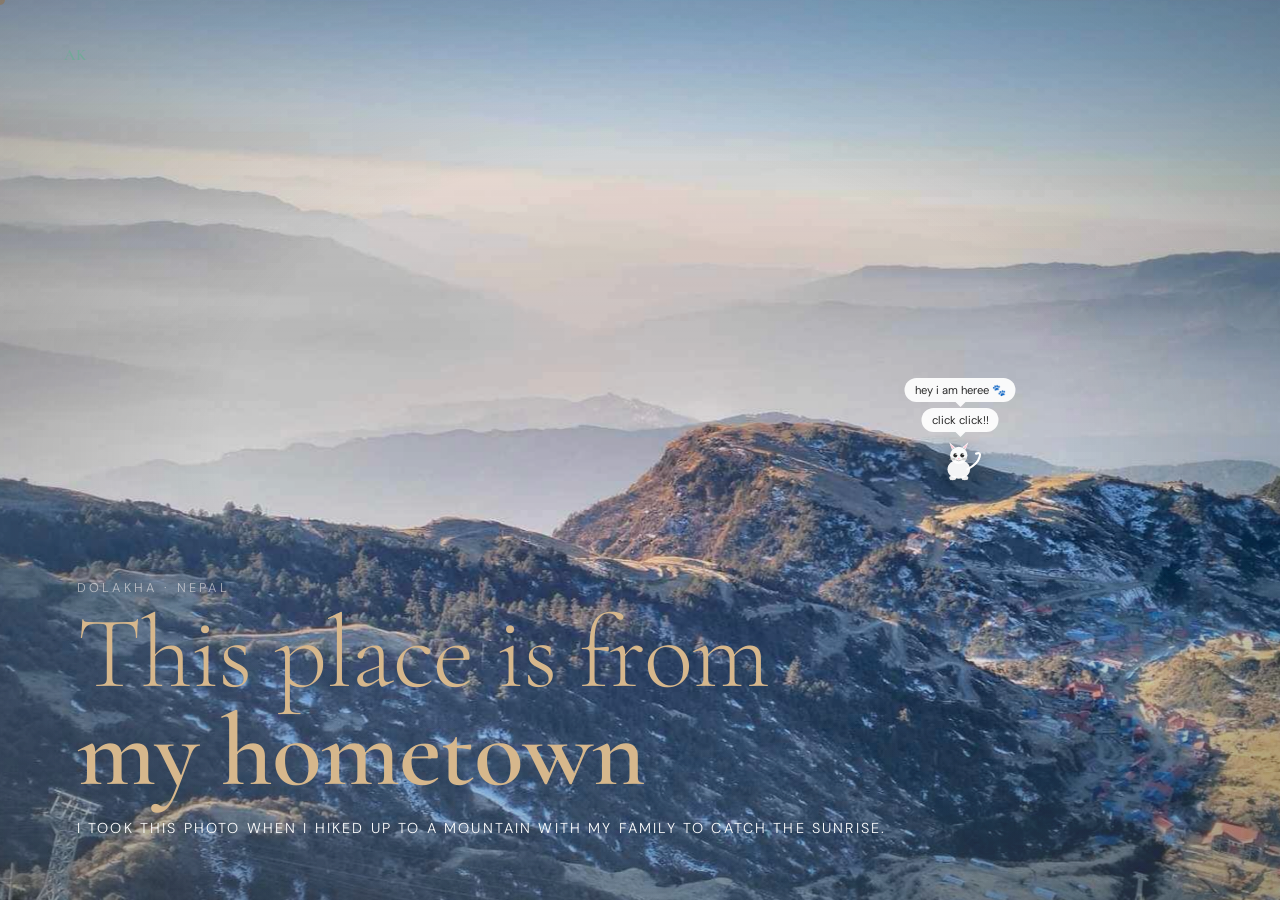
<file: index.html>
<!DOCTYPE html>
<html lang="en">
<head>
  <meta charset="UTF-8" />
  <meta name="viewport" content="width=device-width, initial-scale=1.0"/>
  <title>Aayusha Khadka</title>
  <link rel="stylesheet" href="css/styles.css" />
  <link href="https://fonts.googleapis.com/css2?family=Cormorant+Garamond:wght@300;400;600&family=DM+Sans:wght@300;400&display=swap" rel="stylesheet"/>
</head>
<body>

<div class="cursor" id="cursor"></div>
<div class="transition-overlay" id="overlay"></div>

<section class="hero" id="hero">
  <div class="layer layer-bg"       id="layerBg"></div>
  <div class="layer layer-mist"     id="layerMist"></div>
  <div class="layer layer-vignette" id="layerVig"></div>

  <div class="nav-logo">AK</div>

  <!-- CAT -->
  <div class="cat-wrapper" id="catWrapper">
    <div class="bubble">hey i am heree 🐾</div>
    <div class="bubble">click click!!</div>
    <svg class="cat" viewBox="0 0 60 60" fill="none" xmlns="http://www.w3.org/2000/svg">
      <path class="cat-tail" d="M38 36 Q50 30 52 22 Q54 16 48 18" stroke="white" stroke-width="2.5" stroke-linecap="round" fill="none"/>
      <ellipse cx="28" cy="36" rx="13" ry="11" fill="white" fill-opacity="0.95"/>
      <circle cx="28" cy="20" r="10" fill="white" fill-opacity="0.95"/>
      <polygon points="20,13 17,5 24,11" fill="white" fill-opacity="0.95"/>
      <polygon points="36,13 39,5 32,11" fill="white" fill-opacity="0.95"/>
      <polygon points="20,12 18,7 23,11" fill="#ffb5c8" fill-opacity="0.7"/>
      <polygon points="36,12 38,7 33,11" fill="#ffb5c8" fill-opacity="0.7"/>
      <ellipse cx="24" cy="20" rx="2.2" ry="2.5" fill="#2a2a2a"/>
      <ellipse cx="32" cy="20" rx="2.2" ry="2.5" fill="#2a2a2a"/>
      <circle cx="25" cy="19" r="0.7" fill="white"/>
      <circle cx="33" cy="19" r="0.7" fill="white"/>
      <ellipse cx="28" cy="24" rx="1.2" ry="0.8" fill="#ffb5c8"/>
      <path d="M25 25.5 Q28 27.5 31 25.5" stroke="#aaa" stroke-width="0.8" stroke-linecap="round" fill="none"/>
      <line x1="18" y1="23" x2="24" y2="24" stroke="#aaa" stroke-width="0.7"/>
      <line x1="17" y1="25" x2="24" y2="25" stroke="#aaa" stroke-width="0.7"/>
      <line x1="38" y1="23" x2="32" y2="24" stroke="#aaa" stroke-width="0.7"/>
      <line x1="39" y1="25" x2="32" y2="25" stroke="#aaa" stroke-width="0.7"/>
      <ellipse cx="21" cy="46" rx="4" ry="2.5" fill="white" fill-opacity="0.9"/>
      <ellipse cx="35" cy="46" rx="4" ry="2.5" fill="white" fill-opacity="0.9"/>
      <ellipse cx="19" cy="47.5" rx="1.2" ry="0.8" fill="#eee"/>
      <ellipse cx="21" cy="48" rx="1.2" ry="0.8" fill="#eee"/>
      <ellipse cx="23" cy="47.5" rx="1.2" ry="0.8" fill="#eee"/>
      <ellipse cx="33" cy="47.5" rx="1.2" ry="0.8" fill="#eee"/>
      <ellipse cx="35" cy="48" rx="1.2" ry="0.8" fill="#eee"/>
      <ellipse cx="37" cy="47.5" rx="1.2" ry="0.8" fill="#eee"/>
    </svg>
  </div>

  <div class="hero-text" id="heroText">
    <p class="hero-tag"> Dolakha · Nepal</p>
    <h1 class="hero-name">This place is from <span>my hometown</span></h1>
    <p class="hero-sub">I took this photo when I hiked up to a mountain with my family to catch the sunrise.</p>
  </div>


<script src="js/tilt.js"></script>
</body>
</html>
</file>
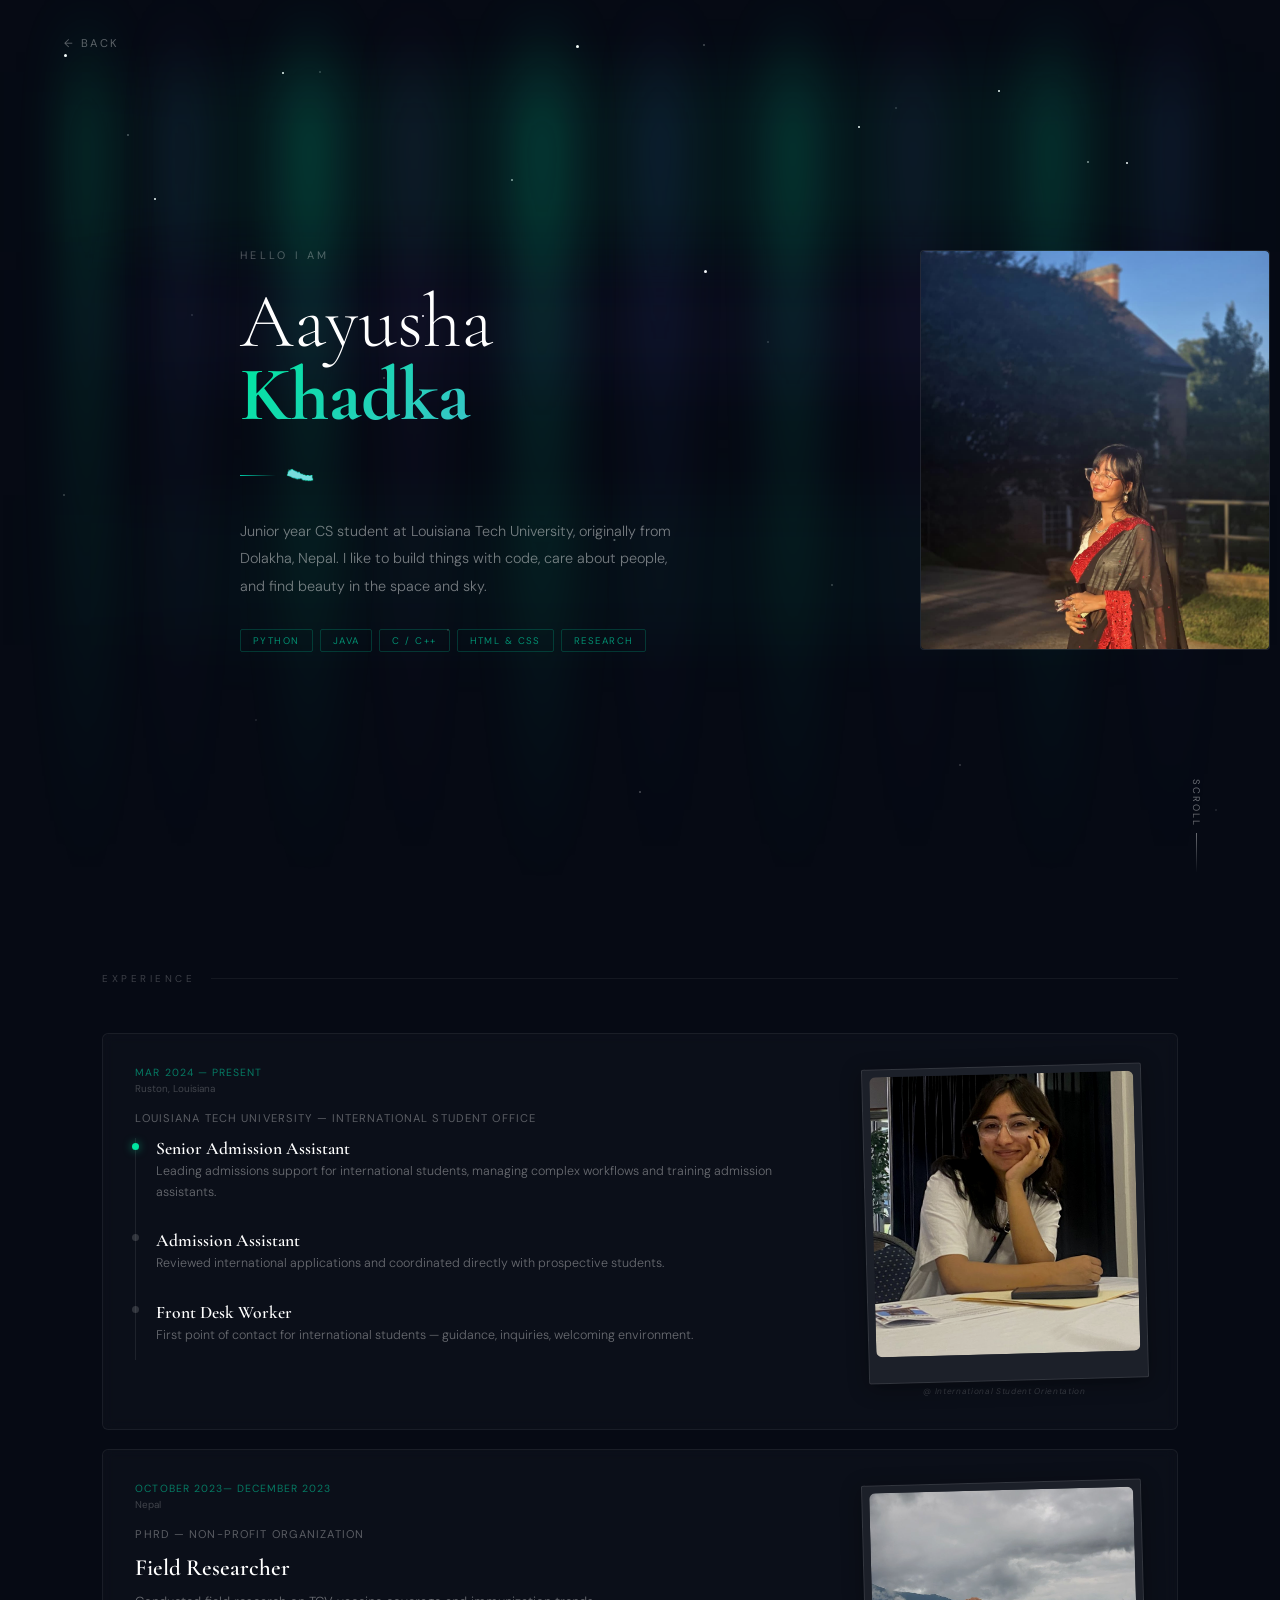
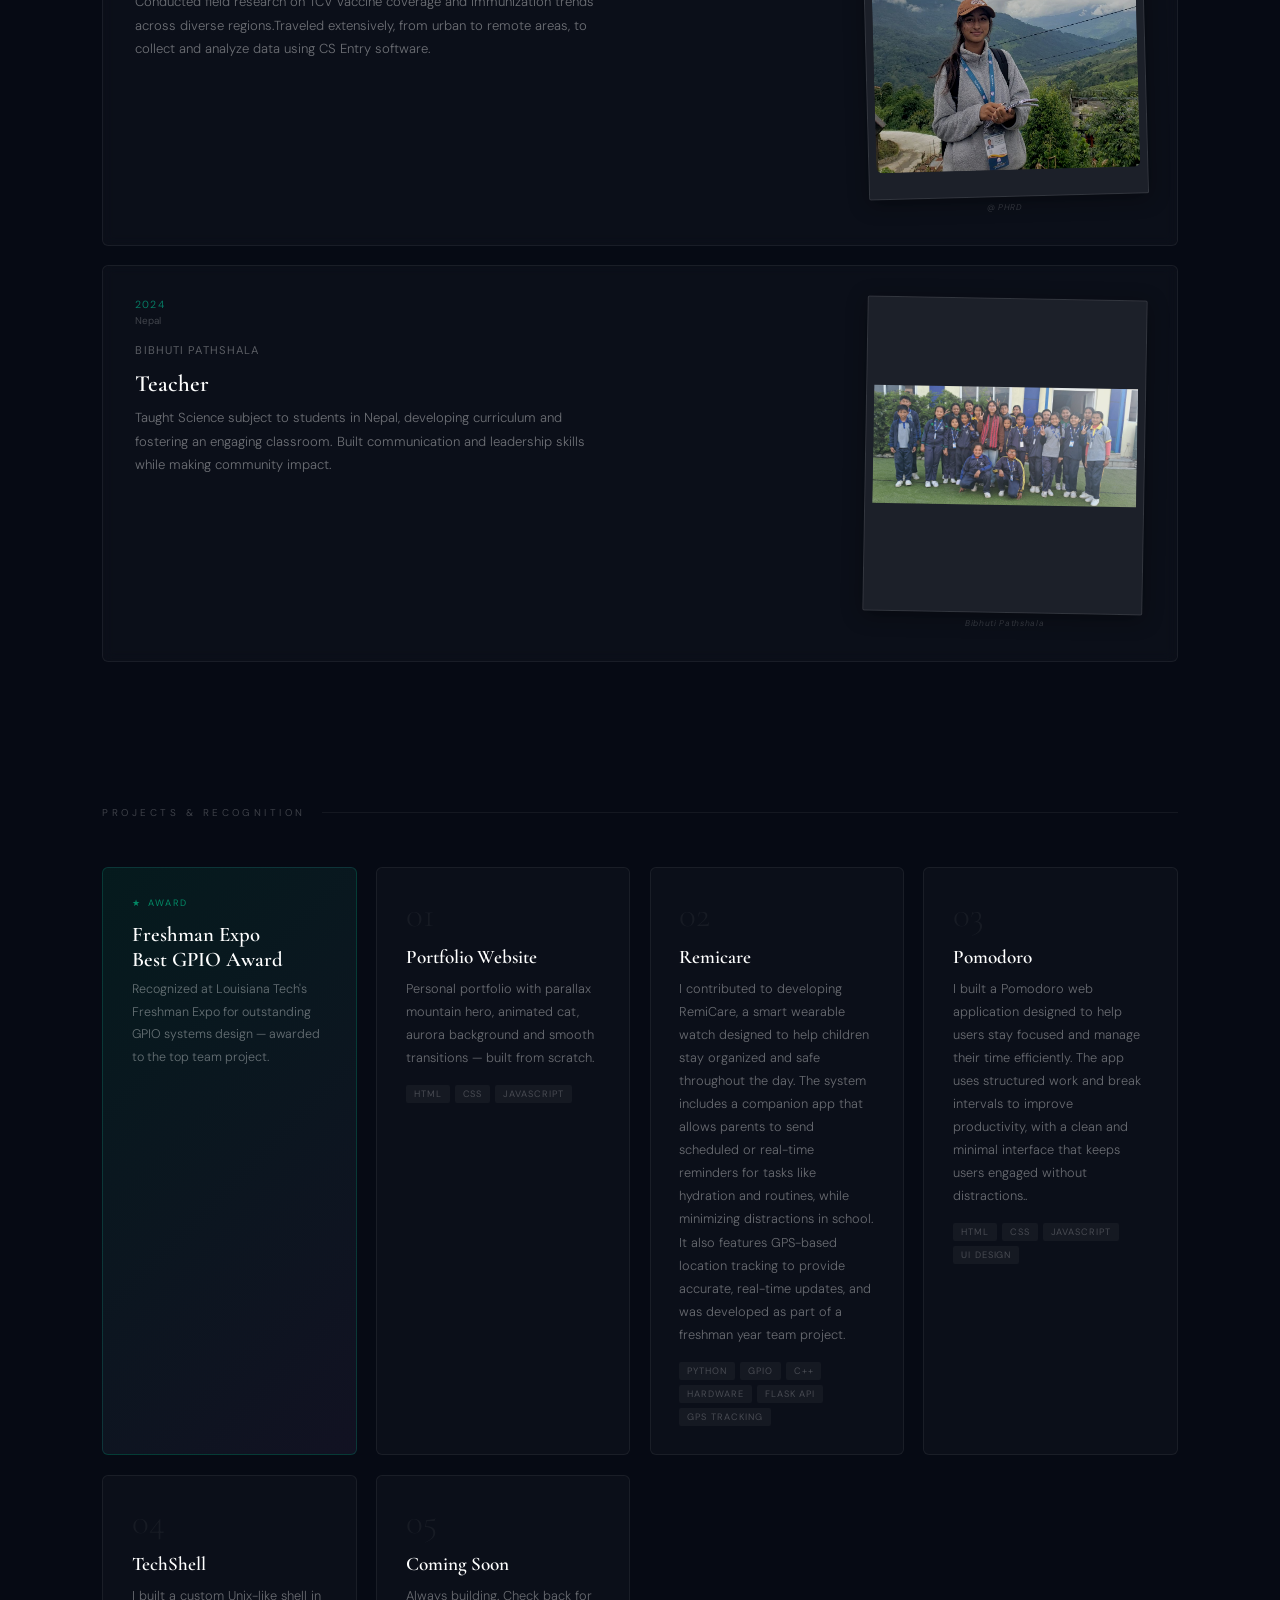
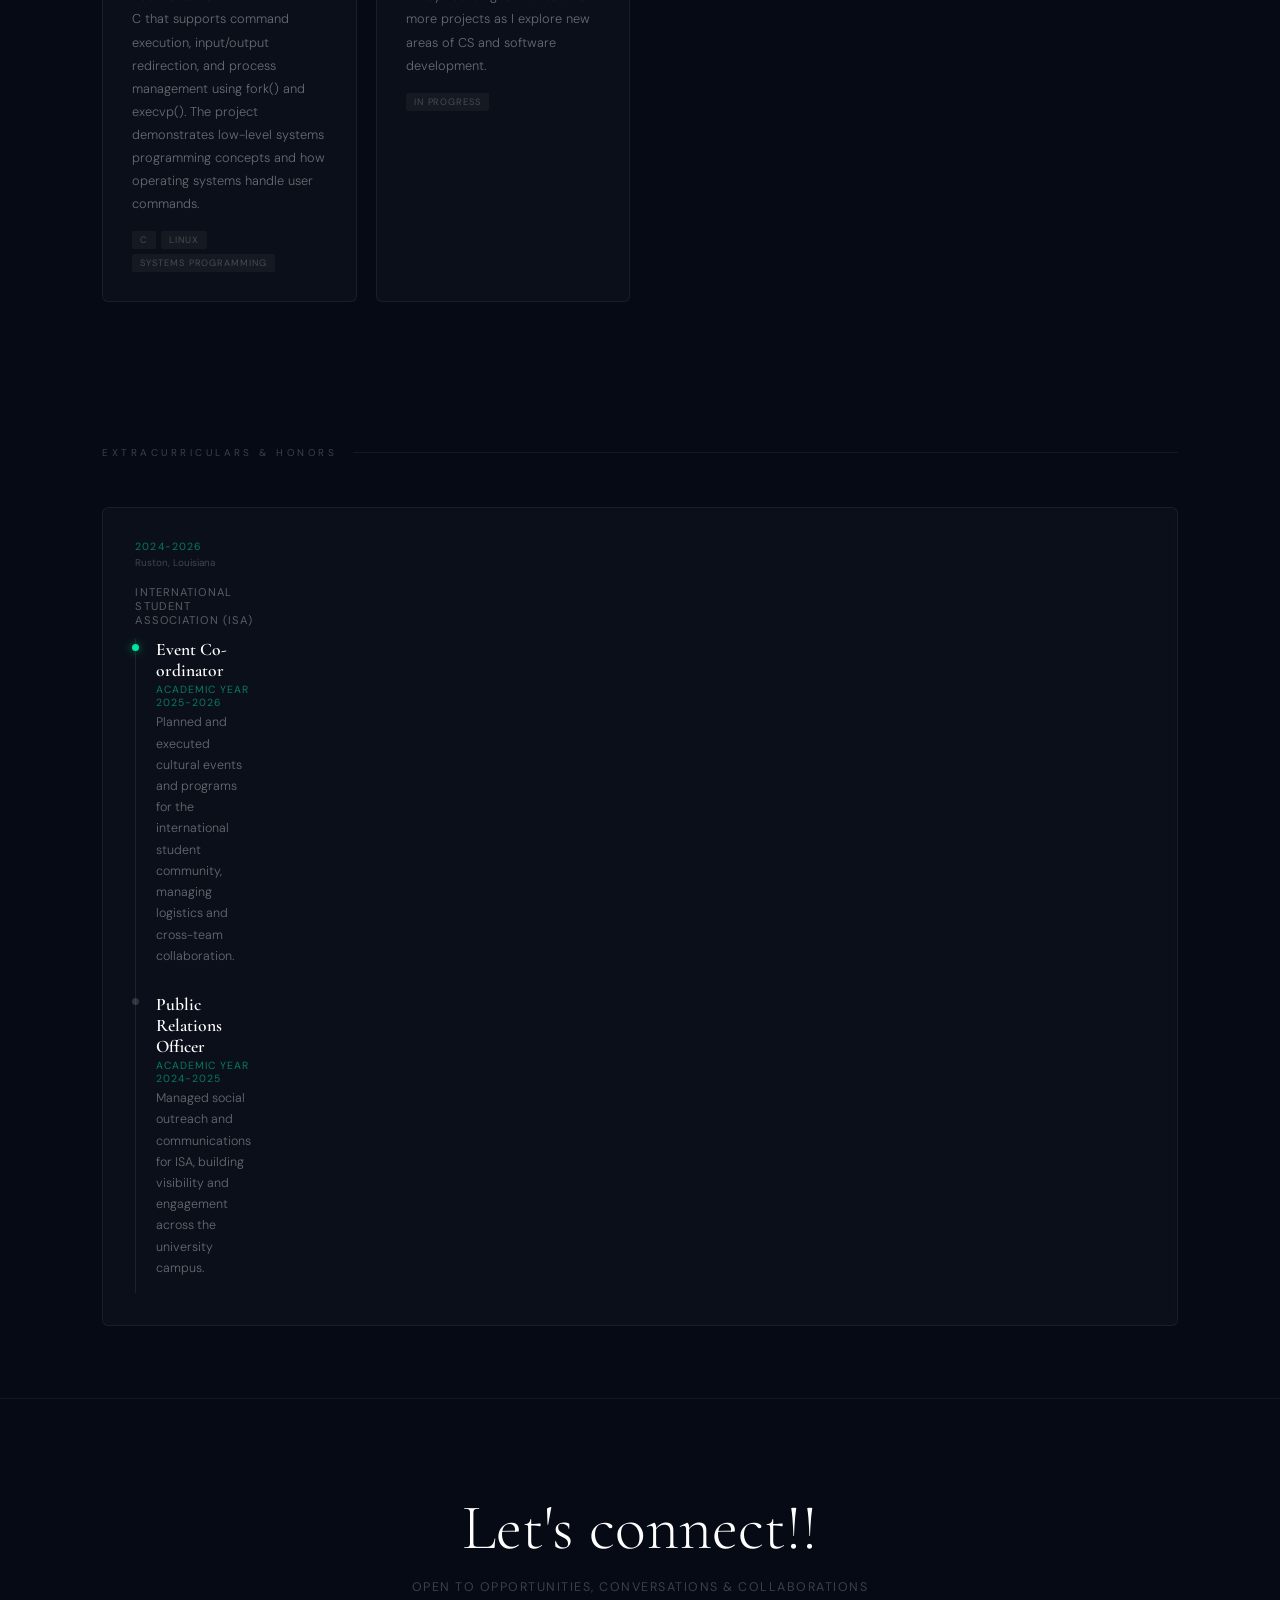
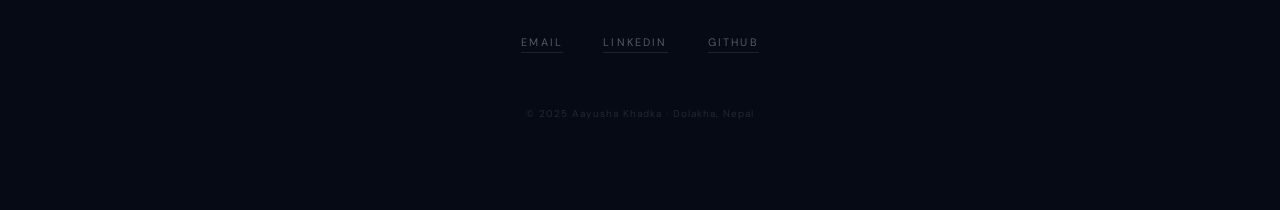
<file: about.html>
<!DOCTYPE html>
<html lang="en">
<head>
<meta charset="UTF-8"/>
<meta name="viewport" content="width=device-width, initial-scale=1.0"/>
<title>Aayusha Khadka — About</title>
<link href="https://fonts.googleapis.com/css2?family=Cormorant+Garamond:wght@300;400;600;700&family=DM+Sans:wght@300;400;500&display=swap" rel="stylesheet"/>
<style>
*,*::before,*::after{margin:0;padding:0;box-sizing:border-box}
html{scroll-behavior:smooth}
body{background:#060a14;font-family:'DM Sans',sans-serif;color:#e8e4dc;overflow-x:hidden}


.aurora-bg{position:fixed;inset:0;z-index:0;pointer-events:none;overflow:hidden}
.stars{
  position:absolute;inset:0;
  background:
    radial-gradient(1px 1px at 10% 15%,rgba(255,255,255,0.8) 0%,transparent 100%),
    radial-gradient(1px 1px at 25% 8%,rgba(255,255,255,0.6) 0%,transparent 100%),
    radial-gradient(1.5px 1.5px at 40% 20%,rgba(255,255,255,0.9) 0%,transparent 100%),
    radial-gradient(1px 1px at 55% 5%,rgba(255,255,255,0.7) 0%,transparent 100%),
    radial-gradient(1px 1px at 70% 12%,rgba(255,255,255,0.5) 0%,transparent 100%),
    radial-gradient(1.5px 1.5px at 85% 18%,rgba(255,255,255,0.8) 0%,transparent 100%),
    radial-gradient(1px 1px at 15% 35%,rgba(255,255,255,0.4) 0%,transparent 100%),
    radial-gradient(1px 1px at 30% 42%,rgba(255,255,255,0.6) 0%,transparent 100%),
    radial-gradient(1px 1px at 60% 38%,rgba(255,255,255,0.5) 0%,transparent 100%),
    radial-gradient(1px 1px at 78% 30%,rgba(255,255,255,0.7) 0%,transparent 100%),
    radial-gradient(1px 1px at 92% 45%,rgba(255,255,255,0.4) 0%,transparent 100%),
    radial-gradient(1px 1px at 5% 55%,rgba(255,255,255,0.6) 0%,transparent 100%),
    radial-gradient(1.5px 1.5px at 48% 60%,rgba(255,255,255,0.5) 0%,transparent 100%),
    radial-gradient(1px 1px at 35% 70%,rgba(255,255,255,0.4) 0%,transparent 100%),
    radial-gradient(1px 1px at 65% 65%,rgba(255,255,255,0.6) 0%,transparent 100%),
    radial-gradient(1px 1px at 88% 72%,rgba(255,255,255,0.5) 0%,transparent 100%),
    radial-gradient(1px 1px at 20% 80%,rgba(255,255,255,0.3) 0%,transparent 100%),
    radial-gradient(1.5px 1.5px at 50% 88%,rgba(255,255,255,0.4) 0%,transparent 100%),
    radial-gradient(1px 1px at 75% 85%,rgba(255,255,255,0.5) 0%,transparent 100%),
    radial-gradient(1px 1px at 95% 90%,rgba(255,255,255,0.3) 0%,transparent 100%);
}
.star-twinkle{position:absolute;border-radius:50%;background:white;animation:twinkle var(--d,3s) var(--delay,0s) ease-in-out infinite}
@keyframes twinkle{0%,100%{opacity:0.2;transform:scale(1)}50%{opacity:1;transform:scale(1.5)}}

.beam{
  position:absolute;
  top:0;
  width:var(--w,60px);
  height:100vh;
  left:var(--x,50%);
  background:linear-gradient(
    to bottom,
    var(--ctop,rgba(0,200,150,0.0)) 0%,
    var(--c1,rgba(0,200,150,0.18)) 15%,
    var(--c2,rgba(0,200,150,0.10)) 50%,
    var(--c3,rgba(0,200,150,0.04)) 80%,
    transparent 100%
  );
  filter:blur(22px);
  transform-origin:top center;
  animation:beamSway var(--dur,8s) var(--del,0s) ease-in-out infinite;
  border-radius:0 0 50% 50%;
}
@keyframes beamSway{
  0%,100%{transform:scaleX(1) skewX(0deg);opacity:0.7}
  25%{transform:scaleX(1.2) skewX(2deg);opacity:1}
  50%{transform:scaleX(0.88) skewX(-1.5deg);opacity:0.6}
  75%{transform:scaleX(1.1) skewX(1deg);opacity:0.9}
}

.aurora-band{
  position:absolute;width:100%;
  height:var(--bh,120px);top:var(--bt,20%);
  background:linear-gradient(to right,transparent 0%,var(--bc,rgba(0,180,140,0.06)) 20%,var(--bc,rgba(0,180,140,0.1)) 50%,var(--bc,rgba(0,180,140,0.06)) 80%,transparent 100%);
  filter:blur(30px);
  animation:bandPulse var(--bdur,10s) var(--bdel,0s) ease-in-out infinite;
}
@keyframes bandPulse{0%,100%{opacity:0.5;transform:scaleY(1)}50%{opacity:1;transform:scaleY(1.3)}}

.page{position:relative;z-index:1}

.back-btn{
  position:fixed;top:4vh;left:5vw;z-index:100;
  font-size:0.7rem;letter-spacing:0.2em;text-transform:uppercase;
  color:rgba(255,255,255,0.35);text-decoration:none;
  display:flex;align-items:center;gap:6px;
  opacity:0;animation:fadeIn 0.8s 0.3s forwards;transition:color 0.2s;
}
.back-btn:hover{color:rgba(255,255,255,0.8)}
.back-btn::before{content:'←'}

.bio-hero{
  position:relative;min-height:100vh;
  display:flex;align-items:center;justify-content:center;
  overflow:hidden;padding:14vh 8vw;
}
@keyframes mapAppear {
  0%  { opacity: 0; }
  100%{ opacity: 1; }
}
@keyframes drawNepal {
  0%   { opacity: 0;    filter: invert(1) sepia(1) saturate(2) hue-rotate(115deg) brightness(0.4) blur(4px); }
  100% { opacity: 0.05; filter: invert(1) sepia(1) saturate(2) hue-rotate(115deg) brightness(0.4) blur(0px); }
}


.bio-content{
  position:relative;z-index:2;
  display:grid;grid-template-columns:1fr 160px;
  gap:3rem;align-items:center;
  max-width:800px;width:100%;
}
.bio-tag{font-size:0.68rem;letter-spacing:0.3em;text-transform:uppercase;color:rgba(255,255,255,0.3);margin-bottom:1.5rem;opacity:0;animation:fadeUp 0.8s 0.5s forwards}
.bio-name{font-family:'Cormorant Garamond',serif;font-size:clamp(2.8rem,6vw,5.5rem);font-weight:300;line-height:0.95;color:#fff;opacity:0;animation:fadeUp 1s 0.7s forwards}
.bio-name strong{font-weight:700;display:block;background:linear-gradient(135deg,#00e5a0,#7b9ef7);-webkit-background-clip:text;-webkit-text-fill-color:transparent;background-clip:text}
.bio-divider{width:36px;height:1px;background:linear-gradient(to right,#00c9a7,transparent);margin:1.8rem 0;opacity:0;animation:fadeIn 0.8s 1s forwards}
.bio-para{font-size:0.9rem;font-weight:300;line-height:1.9;color:rgba(255,255,255,0.45);max-width:440px;opacity:0;animation:fadeUp 0.8s 1.1s forwards}
.skills-row{display:flex;flex-wrap:wrap;gap:7px;margin-top:1.8rem;opacity:0;animation:fadeUp 0.8s 1.3s forwards}
.skill-tag{font-size:0.6rem;letter-spacing:0.15em;text-transform:uppercase;border:1px solid rgba(0,210,160,0.22);color:rgba(0,210,160,0.65);padding:4px 12px;border-radius:2px;transition:all 0.2s;cursor:default}
.skill-tag:hover{background:rgba(0,210,160,0.1);color:#00e5a0}
/* text slides in from LEFT */
.bio-tag {
  opacity:0;
  transform:translateX(-30px);
  animation:slideLeft 5s 0.5s cubic-bezier(0.4,0,0.2,1) forwards;
}
.bio-name {
  opacity:0;
  transform:translateX(-40px);
  animation:slideLeft 6s 0.5s cubic-bezier(0.4,0,0.2,1) forwards;
}
.bio-divider {
  opacity:0;
  transform:translateX(-20px);
  animation:slideLeft 7s 1s cubic-bezier(0.4,0,0.2,1) forwards;
}

.bio-para {
  opacity:0;
  transform:translateX(-30px);
  animation:slideLeft 7s 1.1s cubic-bezier(0.4,0,0.2,1) forwards;
}
.skills-row {
  opacity:0;
  transform:translateX(-30px);
  animation:slideLeft 7s 1.3s cubic-bezier(0.4,0,0.2,1) forwards;
}

/* photo slides in from RIGHT */
.bio-portrait {
  opacity:0;
  transform:translateX(40px);
  animation:slideRight 5s 0.8s cubic-bezier(0.4,0,0.2,1) forwards;
}

@keyframes slideLeft {
  to { opacity:1; transform:translateX(0); }
}
@keyframes slideRight {
  to { opacity:1; transform:translateX(0); }
}
.bio-portrait{
  width: 350px; height: 400px;
  border:1px solid rgba(255,255,255,0.08);border-radius:4px;
  background:rgba(255,255,255,0.03);
  display:flex;flex-direction:column;align-items:center;justify-content:center;
  gap:10px;flex-shrink:0;opacity:0;animation:fadeIn 1s 1.4s forwards;
  backdrop-filter:blur(8px);overflow:hidden;
}
.bio-portrait img{width:100%;height:100%;object-fit:cover;border-radius:4px}
.portrait-placeholder{display:flex;flex-direction:column;align-items:center;gap:8px;padding:1rem;text-align:center}
.portrait-icon{font-size:2.2rem;opacity:0.2}
.portrait-label{font-size:0.55rem;letter-spacing:0.15em;text-transform:uppercase;color:rgba(255,255,255,0.18);line-height:1.6}

.page-section{padding:8vh 8vw}
.section-label{font-size:0.62rem;letter-spacing:0.35em;text-transform:uppercase;color:rgba(255,255,255,0.22);margin-bottom:3rem;display:flex;align-items:center;gap:16px}
.section-label::after{content:'';flex:1;height:1px;background:rgba(255,255,255,0.06)}
.scroll-hint {
  position: absolute;
  bottom: 3vh;
  right: 6vw;
  z-index: 10;
  display: flex;
  flex-direction: column;
  align-items: center;
  gap: 6px;
  opacity: 0;
  animation: fadeIn 1s 1.4s forwards;
}

.scroll-hint span {
  font-size: 0.6rem;
  letter-spacing: 0.2em;
  text-transform: uppercase;
  color: rgba(255,255,255,0.4);
  writing-mode: vertical-rl;
}

.scroll-line {
  width: 1px;
  height: 40px;
  background: linear-gradient(to bottom, rgba(255,255,255,0.4), transparent);
  animation: scrollPulse 2s 1.6s infinite;
}

@keyframes scrollPulse {
  0%, 100% { opacity: 0.4; }
  50% { opacity: 0.8; }
}

.scroll-line {
  width: 1px;
  height: 40px;
  background: linear-gradient(to bottom, rgba(255,255,255,0.4), transparent);
  animation: scrollPulse 2s 1.6s infinite;
}

.exp-grid{display:flex;flex-direction:column;gap:1.2rem}
.exp-item{
  background:rgba(255,255,255,0.025);border:1px solid rgba(255,255,255,0.06);
  border-radius:6px;padding:2rem;backdrop-filter:blur(6px);
  display:grid;grid-template-columns:1fr auto;gap:2rem;align-items:start;
  opacity:0;transform:translateY(16px);
  transition:opacity 0.6s,transform 0.6s,border-color 0.3s;
}
.exp-item:hover{border-color:rgba(0,210,160,0.18)}
.exp-item.visible{opacity:1;transform:translateY(0)}
.exp-date{font-size:0.65rem;letter-spacing:0.1em;text-transform:uppercase;color:rgba(0,210,160,0.55);margin-bottom:3px}
.exp-location{font-size:0.62rem;color:rgba(255,255,255,0.22);margin-bottom:1rem}
.exp-org{font-size:0.7rem;letter-spacing:0.1em;text-transform:uppercase;color:rgba(255,255,255,0.32);margin-bottom:0.8rem}
.exp-role{font-family:'Cormorant Garamond',serif;font-size:clamp(1.1rem,2vw,1.45rem);font-weight:600;color:#fff;margin-bottom:0.5rem}
.exp-desc{font-size:0.82rem;font-weight:300;color:rgba(255,255,255,0.4);line-height:1.8;max-width:480px}

.exp-chain{display:flex;flex-direction:column}
.chain-item{padding:0.85rem 0 0.85rem 1.2rem;border-left:1px solid rgba(255,255,255,0.08);position:relative}
.chain-item::before{content:'';position:absolute;left:-4px;top:1.1rem;width:7px;height:7px;border-radius:50%;background:rgba(255,255,255,0.15)}
.chain-item.current::before{background:#00e5a0;box-shadow:0 0 8px rgba(0,229,160,0.6)}
.chain-item:first-child{padding-top:0}
.chain-item:first-child::before{top:0.3rem}
.chain-role{font-family:'Cormorant Garamond',serif;font-size:1.1rem;font-weight:600;color:#fff;margin-bottom:2px}
.chain-desc{font-size:0.78rem;font-weight:300;color:rgba(255,255,255,0.38);line-height:1.7}

.polaroid-wrap{display:flex;flex-direction:column;align-items:center;flex-shrink:0}
.polaroid{
  width:clamp(180px, 22vw, 280px);
  border:1px solid rgba(255,255,255,0.1);border-radius:2px;
  padding:7px 7px 26px;
  transform:var(--rot,rotate(1.5deg));
  transition:transform 0.25s,box-shadow 0.25s;
  box-shadow:0 4px 20px rgba(0,0,0,0.4);
}

.polaroid-img{
  width:100%;
  height:200px;
  overflow:hidden;
  border-radius:6px;
}

.polaroid-img img{
  width:100%;
  height:100%;
  object-fit:cover;
  object-position:center;
  
}

/* Field (vertical) */
.field-img{
  height:280px;
}

.field-img img{
  object-position:center 20%;
}

/* Teaching (landscape - show full image) */
.teaching-img{
  height: 280px;
}

.teaching-img img{
  object-fit:contain;
  object-position: center
}

.polaroid-img img{
  filter:brightness(0.9) contrast(1.05);
}

.clickable-img{
  cursor:pointer;
  transition:transform 0.25s ease;
}

.clickable-img:hover{
  transform:scale(1.02);
}

.image-modal{
  display:none;
  position:fixed;
  z-index:9999;
  inset:0;
  background:rgba(0,0,0,0.78);
  backdrop-filter:blur(4px);
  align-items:center;
  justify-content:center;
  padding:2rem;
}

.image-modal-content{
  max-width:80vw;
  max-height:80vh;
  border-radius:10px;
  box-shadow:0 10px 40px rgba(0,0,0,0.45);
}

.image-modal-close{
  position:absolute;
  top:20px;
  right:30px;
  font-size:2rem;
  color:white;
  cursor:pointer;
  line-height:1;
}

.exp-item:hover .polaroid{transform:rotate(0deg) scale(1.04);box-shadow:0 8px 30px rgba(0,0,0,0.5)}
.polaroid{
  width:clamp(180px, 22vw, 280px);
  background:rgba(255,255,255,0.07);
  border:1px solid rgba(255,255,255,0.1);
  border-radius:2px;
  padding:7px 7px 26px;
  transform:var(--rot,rotate(1.5deg));
  transition:transform 0.25s,box-shadow 0.25s;
  box-shadow:0 4px 20px rgba(0,0,0,0.4);
}
.polaroid-icon{font-size:1.3rem;opacity:0.2}
.polaroid-hint{font-size:0.48rem;letter-spacing:0.1em;text-transform:uppercase;color:rgba(255,255,255,0.18);text-align:center;padding:0 4px}
.polaroid-caption{font-size:0.52rem;letter-spacing:0.08em;font-style:italic;color:rgba(255,255,255,0.18);text-align:center;margin-top:5px}

.projects-grid{display:grid;grid-template-columns:repeat(auto-fill,minmax(250px,1fr));gap:1.2rem}
.project-card{
  background:rgba(255,255,255,0.025);border:1px solid rgba(255,255,255,0.06);
  border-radius:6px;padding:1.8rem;position:relative;overflow:hidden;
  opacity:0;transform:translateY(16px);
  transition:opacity 0.6s,transform 0.6s,border-color 0.25s;
}
.project-card.visible{opacity:1;transform:translateY(0)}
.project-card:hover{border-color:rgba(0,210,160,0.18)}
.project-card::before{content:'';position:absolute;top:0;left:0;right:0;height:1px;background:linear-gradient(to right,#00c9a7,#7b5ea7,transparent);transform:scaleX(0);transform-origin:left;transition:transform 0.4s}
.project-card:hover::before{transform:scaleX(1)}
.project-num{font-family:'Cormorant Garamond',serif;font-size:2.2rem;font-weight:300;color:rgba(255,255,255,0.05);line-height:1;margin-bottom:0.8rem}
.project-title{font-family:'Cormorant Garamond',serif;font-size:1.2rem;font-weight:600;color:#fff;margin-bottom:0.5rem}
.project-desc{font-size:0.8rem;font-weight:300;color:rgba(255,255,255,0.38);line-height:1.8}
.project-tags{display:flex;flex-wrap:wrap;gap:5px;margin-top:1rem}
.project-tag{font-size:0.58rem;letter-spacing:0.1em;text-transform:uppercase;color:rgba(255,255,255,0.22);background:rgba(255,255,255,0.04);padding:3px 8px;border-radius:2px}
.award-card{background:linear-gradient(135deg,rgba(0,180,120,0.1),rgba(123,94,167,0.1));border-color:rgba(0,210,160,0.18)!important}
.award-badge{font-size:0.58rem;letter-spacing:0.2em;text-transform:uppercase;color:rgba(0,229,160,0.55);margin-bottom:0.8rem;display:flex;align-items:center;gap:6px}
.award-badge::before{content:'★'}
.award-title{font-family:'Cormorant Garamond',serif;font-size:1.3rem;font-weight:600;color:#fff;margin-bottom:0.4rem}
.award-desc{font-size:0.78rem;color:rgba(255,255,255,0.38);line-height:1.8;font-weight:300}

.contact-section{padding:10vh 8vw;text-align:center;border-top:1px solid rgba(255,255,255,0.05)}
.contact-title{font-family:'Cormorant Garamond',serif;font-size:clamp(2rem,5vw,4rem);font-weight:300;color:#fff;margin-bottom:0.8rem}
.contact-sub{font-size:0.78rem;color:rgba(255,255,255,0.22);letter-spacing:0.12em;text-transform:uppercase;margin-bottom:2.5rem}
.contact-links{display:flex;justify-content:center;gap:2.5rem;flex-wrap:wrap}
.contact-link{font-size:0.68rem;letter-spacing:0.2em;text-transform:uppercase;color:rgba(255,255,255,0.32);text-decoration:none;border-bottom:1px solid rgba(255,255,255,0.1);padding-bottom:3px;transition:color 0.2s,border-color 0.2s}
.contact-link:hover{color:#00e5a0;border-color:#00e5a0}
.footer-note{margin-top:6vh;font-size:0.62rem;color:rgba(255,255,255,0.12);letter-spacing:0.1em}

@keyframes fadeUp{to{opacity:1;transform:translateY(0)}}
@keyframes fadeIn{to{opacity:1}}
</style>
</head>
<body>


<div class="aurora-bg">
  <div class="stars"></div>
  <div class="star-twinkle" style="--d:2.1s;--delay:0s;width:2px;height:2px;top:8%;left:22%"></div>
  <div class="star-twinkle" style="--d:3.4s;--delay:0.5s;width:2px;height:2px;top:14%;left:67%"></div>
  <div class="star-twinkle" style="--d:1.8s;--delay:1s;width:3px;height:3px;top:5%;left:45%"></div>
  <div class="star-twinkle" style="--d:2.8s;--delay:0.3s;width:2px;height:2px;top:22%;left:12%"></div>
  <div class="star-twinkle" style="--d:4s;--delay:1.5s;width:2px;height:2px;top:18%;left:88%"></div>
  <div class="star-twinkle" style="--d:2.5s;--delay:0.8s;width:3px;height:3px;top:30%;left:55%"></div>
  <div class="star-twinkle" style="--d:3.1s;--delay:2s;width:2px;height:2px;top:10%;left:78%"></div>
  <div class="star-twinkle" style="--d:1.6s;--delay:0.2s;width:2px;height:2px;top:35%;left:33%"></div>
  <div class="star-twinkle" style="--d:3.8s;--delay:1.2s;width:2px;height:2px;top:42%;left:91%"></div>
  <div class="star-twinkle" style="--d:2.2s;--delay:0.7s;width:3px;height:3px;top:6%;left:5%"></div>

  <div class="aurora-band" style="--bt:8%;--bh:180px;--bc:rgba(0,200,140,0.07);--bdur:12s;--bdel:0s"></div>
  <div class="aurora-band" style="--bt:30%;--bh:120px;--bc:rgba(100,80,200,0.05);--bdur:15s;--bdel:3s"></div>
  <div class="aurora-band" style="--bt:55%;--bh:150px;--bc:rgba(0,180,130,0.04);--bdur:10s;--bdel:6s"></div>

  <div class="beam" style="--x:5%;--w:45px;--c1:rgba(0,200,140,0.16);--c2:rgba(0,200,140,0.08);--c3:rgba(0,200,140,0.03);--dur:9s;--del:0s"></div>
  <div class="beam" style="--x:13%;--w:30px;--c1:rgba(80,120,220,0.12);--c2:rgba(80,120,220,0.06);--c3:rgba(80,120,220,0.02);--dur:12s;--del:1.5s"></div>
  <div class="beam" style="--x:22%;--w:55px;--c1:rgba(0,220,160,0.18);--c2:rgba(0,220,160,0.09);--c3:rgba(0,220,160,0.03);--dur:8s;--del:0.5s"></div>
  <div class="beam" style="--x:31%;--w:35px;--c1:rgba(120,80,200,0.10);--c2:rgba(120,80,200,0.05);--c3:rgba(120,80,200,0.02);--dur:14s;--del:2s"></div>
  <div class="beam" style="--x:40%;--w:60px;--c1:rgba(0,200,150,0.20);--c2:rgba(0,200,150,0.10);--c3:rgba(0,200,150,0.04);--dur:10s;--del:1s"></div>
  <div class="beam" style="--x:50%;--w:40px;--c1:rgba(60,100,210,0.13);--c2:rgba(60,100,210,0.06);--c3:rgba(60,100,210,0.02);--dur:11s;--del:3s"></div>
  <div class="beam" style="--x:60%;--w:50px;--c1:rgba(0,210,155,0.17);--c2:rgba(0,210,155,0.08);--c3:rgba(0,210,155,0.03);--dur:9s;--del:0.8s"></div>
  <div class="beam" style="--x:70%;--w:35px;--c1:rgba(100,70,190,0.11);--c2:rgba(100,70,190,0.05);--c3:rgba(100,70,190,0.02);--dur:13s;--del:2.5s"></div>
  <div class="beam" style="--x:80%;--w:55px;--c1:rgba(0,195,145,0.16);--c2:rgba(0,195,145,0.08);--c3:rgba(0,195,145,0.03);--dur:10s;--del:1.8s"></div>
  <div class="beam" style="--x:90%;--w:38px;--c1:rgba(80,100,220,0.12);--c2:rgba(80,100,220,0.06);--c3:rgba(80,100,220,0.02);--dur:11s;--del:0.4s"></div>
</div>

<div class="page">
<a href="index.html" class="back-btn">Back</a>

<section class="bio-hero">
  <div class="bio-content">
    <div>
      <p class="bio-tag">Hello I am</p>
      <h1 class="bio-name">Aayusha<strong>Khadka</strong></h1>
      

<!-- Nepal badge — add this right here -->
<div style="
  display:flex;
  align-items:center;
  gap:10px;
  margin:1.8rem 0;
  opacity:0;
  animation:slideLeft 7s 1.0s cubic-bezier(0.4,0,0.2,1) forwards;
">
  <div style="width:36px;height:1px;background:linear-gradient(to right,#00c9a7,transparent);flex-shrink:0"></div>
  <img 
    src="assets/nepal.webp"
    style="height:28px;width:auto;filter:invert(1) sepia(1) saturate(3) hue-rotate(115deg) brightness(1.1);opacity:0.85;"
  />

</div>

<p class="bio-para"></p>
      <p class="bio-para">Junior year CS student at Louisiana Tech University, originally from Dolakha, Nepal. I like to build things with code, care about people, and find beauty in the space and sky.</p>
      <div class="skills-row">
        <span class="skill-tag">Python</span>
        <span class="skill-tag">Java</span>
        <span class="skill-tag">C / C++</span>
        <span class="skill-tag">HTML & CSS</span>
        <span class="skill-tag">Research</span>
      </div>
    </div>
    <div class="bio-portrait">
      <img src="assets/Self-potrait.jpeg"/> 
    </div>
  </div>

   <div class="scroll-hint">
    <span>Scroll</span>
    <div class="scroll-line"></div>
  </div>
</section>


<section class="page-section">
  <div class="section-label">Experience</div>
  <div class="exp-grid">
    <div class="exp-item">
      <div>
        <div class="exp-date">Mar 2024 — Present</div>
        <div class="exp-location">Ruston, Louisiana</div>
        <div class="exp-org">Louisiana Tech University — International Student Office</div>
        <div class="exp-chain">
          <div class="chain-item current"><div class="chain-role">Senior Admission Assistant</div><div class="chain-desc">Leading admissions support for international students, managing complex workflows and training admission assistants.</div></div>
          <div class="chain-item"><div class="chain-role">Admission Assistant</div><div class="chain-desc">Reviewed international applications and coordinated directly with prospective students.</div></div>
          <div class="chain-item"><div class="chain-role">Front Desk Worker</div><div class="chain-desc">First point of contact for international students — guidance, inquiries, welcoming environment.</div></div>
        </div>
      </div>
      <div class="polaroid-wrap">
        <div class="polaroid" style="--rot:rotate(-1.5deg)">
          <div class="polaroid-img field-img">
            <img src="assets/iso.png" class="clickable-img"/>
          </div>
        </div>
        <div class="polaroid-caption">@ International Student Orientation</div>
      </div>
    </div>

    <div class="exp-item">
      <div>
        <div class="exp-date">October 2023— December 2023</div>
        <div class="exp-location">Nepal</div>
        <div class="exp-org">PHRD — Non-Profit Organization</div>
        <div class="exp-role">Field Researcher</div>
        <div class="exp-desc">Conducted field research on TCV vaccine coverage and immunization trends across diverse regions.Traveled extensively, from urban to remote areas, to collect and analyze data using CS Entry software.</div>
      </div>
      <div class="polaroid-wrap">
        <div class="polaroid" style="--rot:rotate(-1.5deg)">
          <div class="polaroid-img field-img">
            <img src="assets/field-researcher.jpeg" class="clickable-img"/>
          </div>
        </div>
        <div class="polaroid-caption">@ PHRD</div>
      </div>
    </div>
      
    <div class="exp-item">
      <div>
        <div class="exp-date">2024</div>
        <div class="exp-location">Nepal</div>
        <div class="exp-org">Bibhuti Pathshala</div>
        <div class="exp-role">Teacher</div>
        <div class="exp-desc">Taught Science subject to students in Nepal, developing curriculum and fostering an engaging classroom. Built communication and leadership skills while making community impact.</div>
      </div>
      <div class="polaroid-wrap">
        <div class="polaroid" style="--rot:rotate(1deg)">
          <div class="polaroid-img teaching-img">
            <img src="assets/teacher.jpg" class="clickable-img"/>
          </div>
        </div>
        <div class="polaroid-caption">Bibhuti Pathshala</div>
      </div>
    </div>
  </div>
</section>


<section class="page-section">
  <div class="section-label">Projects & Recognition</div>
  <div class="projects-grid">
    <div class="project-card award-card"><div class="award-badge">Award</div><div class="award-title">Freshman Expo<br/>Best GPIO Award</div><div class="award-desc">Recognized at Louisiana Tech's Freshman Expo for outstanding GPIO systems design — awarded to the top team project.</div></div>
    <div class="project-card"><div class="project-num">01</div><div class="project-title">Portfolio Website</div><div class="project-desc">Personal portfolio with parallax mountain hero, animated cat, aurora background and smooth transitions — built from scratch.</div><div class="project-tags"><span class="project-tag">HTML</span><span class="project-tag">CSS</span><span class="project-tag">JavaScript</span></div></div>
    <div class="project-card"><div class="project-num">02</div><div class="project-title">Remicare</div><div class="project-desc">I contributed to developing RemiCare, a smart wearable watch designed to help children stay organized and safe throughout the day. The system includes a companion app that allows parents to send scheduled or real-time reminders for tasks like hydration and routines, while minimizing distractions in school. It also features GPS-based location tracking to provide accurate, real-time updates, and was developed as part of a freshman year team project.</div><div class="project-tags"><span class="project-tag">Python</span><span class="project-tag">GPIO</span><span class="project-tag">C++</span><span class="project-tag">Hardware</span><span class="project-tag">Flask API</span><span class="project-tag">GPS Tracking</span></div></div>
    <div class="project-card"><div class="project-num">03</div><div class="project-title">Pomodoro</div><div class="project-desc">I built a Pomodoro web application designed to help users stay focused and manage their time efficiently. The app uses structured work and break intervals to improve productivity, with a clean and minimal interface that keeps users engaged without distractions..</div><div class="project-tags"><span class="project-tag">HTML</span><span class="project-tag">CSS</span><span class="project-tag">JavaScript</span><span class="project-tag">UI Design</span></div></div>
    <div class="project-card"><div class="project-num">04</div><div class="project-title">TechShell</div><div class="project-desc">I built a custom Unix-like shell in C that supports command execution, input/output redirection, and process management using fork() and execvp(). The project demonstrates low-level systems programming concepts and how operating systems handle user commands.</div><div class="project-tags"><span class="project-tag">C</span><span class="project-tag">Linux</span><span class="project-tag">Systems Programming</span></div></div>
    <div class="project-card"><div class="project-num">05</div><div class="project-title">Coming Soon</div><div class="project-desc">Always building. Check back for more projects as I explore new areas of CS and software development.</div><div class="project-tags"><span class="project-tag">In Progress</span></div></div>
  </div>
</section>
<section class="page-section">
  <div class="section-label">Extracurriculars & Honors</div>
  <div class="exp-grid">

    <!-- ISA chain -->
    <div class="exp-item">
      <div>
        <div class="exp-date">2024-2026</div>
        <div class="exp-location">Ruston, Louisiana</div>
        <div class="exp-org">International Student Association (ISA)</div>
        <div class="exp-chain">
          <div class="chain-item current">
            <div class="chain-role">Event Co-ordinator</div>
            <div class="exp-date">Academic Year 2025-2026</div>
            <div class="chain-desc">Planned and executed cultural events and programs for the international student community, managing logistics and cross-team collaboration.</div>
          </div>
          <div class="chain-item">
            <div class="chain-role">Public Relations Officer</div>
            <div class="exp-date" >Academic Year 2024-2025</div>
            <div class="chain-desc">Managed social outreach and communications for ISA, building visibility and engagement across the university campus.</div>
          </div>
        </div>
      </div>
     

    <!-- Scholarship honor card -->
    <div class="exp-item">
      <div>
        <div class="exp-date">Louisiana Tech University</div>
        <div class="exp-location">Ruston, Louisiana</div>
        <div class="exp-org">Academic Recognition</div>
        <div class="exp-role">Bounds and Gildow Scholarship Recipient</div>
        <div class="exp-desc">Recipient of academic scholarship recognition at Louisiana Tech University — awarded for academic excellence, dedication, and outstanding contributions to the university community. Awarded by Ms.Mijeong Kim, Faculty of International Affairs, at the annual scholarship dinner event.</div>
      </div>
      <div class="polaroid-wrap">
        <div class="polaroid" style="--rot:rotate(1deg)">
          <div class="polaroid-img">
            <div class="award-badge">Scholarship</div>
            <img src="assets/scholarship.jpeg" alt="Scholarship Recognition" class="clickable-img"/>
          </div>
        </div>
        <div class="polaroid-caption">Honored</div>
      </div>
    </div>

  </div>
</section>

<section class="contact-section">
  <p class="contact-title">Let's connect!!</p>
  <p class="contact-sub">Open to opportunities, conversations & collaborations</p>
  <div class="contact-links">
    <a href="mailto:aayusha9896@email.com" class="contact-link">Email</a>
    <a href="https://www.linkedin.com/in/aayushakhadka/" class="contact-link">LinkedIn</a>
    <a href="https://github.com/aayushaa2222" class="contact-link">GitHub</a>
  </div>
  <p class="footer-note">© 2025 Aayusha Khadka · Dolakha, Nepal</p>
</section>
</div>

<div id="imageModal" class="image-modal">
  <span class="image-modal-close">&times;</span>
  <img class="image-modal-content" id="modalImg" alt="">
</div>

<script>
  const modal = document.getElementById("imageModal");
  const modalImg = document.getElementById("modalImg");
  const closeBtn = document.querySelector(".image-modal-close");
  const clickableImages = document.querySelectorAll(".clickable-img");

  clickableImages.forEach(img => {
    img.addEventListener("click", () => {
      modal.style.display = "flex";
      modalImg.src = img.src;
      modalImg.alt = img.alt;
    });
  });

  closeBtn.addEventListener("click", () => {
    modal.style.display = "none";
  });

  modal.addEventListener("click", (e) => {
    if (e.target === modal) {
      modal.style.display = "none";
    }
  });
</script>

<script>
// Animations always reset fresh on every page load — no stored state
const observer = new IntersectionObserver((entries) => {
  entries.forEach((e, i) => {
    if (e.isIntersecting) {
      setTimeout(() => e.target.classList.add('visible'), i * 120);
    }
  });
}, { threshold: 0.15 });

document.querySelectorAll('.exp-item, .project-card').forEach(el => observer.observe(el));
</script>
</file>
<file: css/styles.css>
*, *::before, *::after { margin: 0; padding: 0; box-sizing: border-box; }

body {
  background: #f5f2ee;
  font-family: 'DM Sans', sans-serif;
  overflow-x: hidden;
}

.hero {
  position: relative;
  width: 100vw;
  height: 100vh;
  overflow: hidden;
  cursor: none;
}

.layer {
  position: absolute;
  inset: -8%;
  width: 116%;
  height: 116%;
  will-change: transform;
  transition: transform 0.08s cubic-bezier(0.25, 0.46, 0.45, 0.94);
}

.layer-bg {
  background: url('../assets/hometown-1.JPG') center/cover no-repeat;
  filter: brightness(0.92);
  z-index: 0;
}

.layer-mist {
  background: linear-gradient(
    to bottom,
    rgba(250, 247, 247, 0.18) 0%,
    transparent 40%,
    transparent 60%,
    rgba(180, 190, 200, 0.25) 100%
  );
  z-index: 1;
}

.layer-vignette {
  background: radial-gradient(ellipse at center, transparent 40%, rgba(30,28,26,0.45) 100%);
  z-index: 2;
  transition: transform 0.14s cubic-bezier(0.25, 0.46, 0.45, 0.94);
}

.hero-text {
  position: absolute;
  inset: 0;
  z-index: 10;
  display: flex;
  flex-direction: column;
  justify-content: flex-end;
  padding: 0 6vw 7vh;
  pointer-events: none;
  will-change: transform;
  transition: transform 0.12s cubic-bezier(0.25, 0.46, 0.45, 0.94);
}

.hero-tag {
  font-size: clamp(0.65rem, 1.1vw, 0.8rem);
  font-weight: 300;
  letter-spacing: 0.25em;
  text-transform: uppercase;
  color: rgba(236, 232, 232, 0.65);
  margin-bottom: 0.6rem;
  opacity: 0;
  transform: translateY(12px);
  animation: fadeUp 0.9s 0.4s forwards;
}

.hero-name {
  font-family: 'Cormorant Garamond', serif;
  font-size: clamp(3.2rem, 8vw, 7rem);
  font-weight: 300;
  color: #d6b78c;
  line-height: 0.95;
  letter-spacing: -0.01em;
  opacity: 0;
  transform: translateY(18px);
  animation: fadeUp 1s 0.6s forwards;
}

.hero-name span {
  display: block;
  font-weight: 600;
}

.hero-sub {
  margin-top: 1.2rem;
  font-size: clamp(0.75rem, 1.3vw, 0.9rem);
  font-weight: 300;
  letter-spacing: 0.15em;
  color: rgb(254, 254, 254);
  text-transform: uppercase;
  opacity: 0;
  transform: translateY(10px);
  animation: fadeUp 0.9s 0.9s forwards;
}

.scroll-hint {
  position: absolute;
  bottom: 3vh;
  right: 6vw;
  z-index: 10;
  display: flex;
  flex-direction: column;
  align-items: center;
  gap: 6px;
  opacity: 0;
  animation: fadeIn 1s 1.4s forwards;
}

.scroll-hint span {
  font-size: 0.6rem;
  letter-spacing: 0.2em;
  text-transform: uppercase;
  color: rgba(255,255,255,0.4);
  writing-mode: vertical-rl;
}

.scroll-line {
  width: 1px;
  height: 40px;
  background: linear-gradient(to bottom, rgba(255,255,255,0.4), transparent);
  animation: scrollPulse 2s 1.6s infinite;
}

.cursor {
  position: fixed;
  width: 10px;
  height: 10px;
  border-radius: 50%;
  background: rgba(255,255,255,0.9);
  pointer-events: none;
  z-index: 9999;
  transform: translate(-50%, -50%);
  mix-blend-mode: difference;
}

.enter-btn {
  position: absolute;
  top: 5vh;
  right: 5vw;
  z-index: 10;
  background: rgba(255,255,255,0.12);
  border: 1px solid rgba(255,255,255,0.3);
  color: rgba(133, 193, 161, 0.85);
  font-family: 'DM Sans', sans-serif;
  font-size: 0.7rem;
  letter-spacing: 0.2em;
  text-transform: uppercase;
  padding: 0.6rem 1.2rem;
  cursor: pointer;
  backdrop-filter: blur(6px);
  border-radius: 2px;
  opacity: 0;
  animation: fadeIn 0.9s 1.2s forwards;
  transition: background 0.2s, color 0.2s;
}
.enter-btn:hover {
  background: rgba(255,255,255,0.25);
  color: #62b1af;
}

.nav-logo {
  position: absolute;
  top: 5vh;
  left: 5vw;
  z-index: 10;
  font-family: 'Cormorant Garamond', serif;
  font-size: 1rem;
  font-weight: 600;
  color: rgba(107, 172, 149, 0.8);
  letter-spacing: 0.05em;
  opacity: 0;
  animation: fadeIn 0.9s 1s forwards;
}

@keyframes fadeUp {
  to { opacity: 1; transform: translateY(0); }
}
@keyframes fadeIn {
  to { opacity: 1; }
}
@keyframes scrollPulse {
  0%, 100% { opacity: 0.4; }
  50% { opacity: 0.8; }
}

/* cat wrapper */
.cat-wrapper {
  position: absolute;
  left: 55%;
  top: 45%;
  transform: translateX(-50%);
  z-index: 20;
  cursor: pointer;
  opacity: 0;
  animation: fadeIn 1s 1.5s forwards;
  display: flex;
  flex-direction: column;
  align-items: center;
  gap: 6px;
}

.bubble {
  background: rgba(255,255,255,0.92);
  color: #2a2a2a;
  font-family: 'DM Sans', sans-serif;
  font-size: 0.7rem;
  padding: 5px 10px;
  border-radius: 12px;
  white-space: nowrap;
  position: relative;
  opacity: 0;
  transform: translateY(4px) scale(0.9);
  transition: opacity 0.2s, transform 0.2s;
  pointer-events: none;
}
.bubble::after {
  content: '';
  position: absolute;
  bottom: -5px;
  left: 50%;
  transform: translateX(-50%);
  border: 5px solid transparent;
  border-top-color: rgba(255,255,255,0.92);
  border-bottom: none;
}
.cat-wrapper:hover .bubble { opacity: 1; transform: translateY(0) scale(1); }

.cat { width: 52px; height: 52px; animation: catBob 2.4s ease-in-out infinite; filter: drop-shadow(0 4px 8px rgba(0,0,0,0.4)); }
.cat-wrapper:hover .cat { animation: catPerk 0.35s ease forwards, catBob 2.4s ease-in-out 0.35s infinite; }
.cat-tail { animation: tailSwish 1.8s ease-in-out infinite; transform-origin: 38px 36px; }

.transition-overlay {
  position: fixed;
  inset: 0;
  background:#060a14;
  z-index: 9998;
  opacity: 0;
  pointer-events: none;
  transition: opacity 0.6s ease;
}
.transition-overlay.active { opacity: 1; pointer-events: all; }

@keyframes catBob { 0%,100%{transform:translateY(0)} 50%{transform:translateY(-5px)} }
@keyframes catPerk { 0%{transform:translateY(0) scale(1)} 50%{transform:translateY(-10px) scale(1.08)} 100%{transform:translateY(-4px) scale(1.04)} }
@keyframes tailSwish { 0%,100%{transform:rotate(-15deg)} 50%{transform:rotate(15deg)} }

/* cat wrapper */
.cat-wrapper {
  position: absolute;
  left:75%;
  top: 42%;
  transform: translateX(-50%);
  z-index: 20;
  cursor: pointer;
  opacity: 0;
  animation: fadeIn 1s 1.5s forwards;
  display: flex;
  flex-direction: column;
  align-items: center;
  gap: 6px;
}

.bubble {
  opacity: 0;
  transform: translateY(4px);
  animation: bubbleFadeIn 1.4s 3.2s forwards; /* auto fades in, no hover needed */
  pointer-events: none;
}
@keyframes bubbleFadeIn {
  0%  { opacity:0; transform:translateY(6px) scale(0.92); }
  100%{ opacity:1; transform:translateY(0)   scale(1);    }
}
.cat { animation: catFloat 3s ease-in-out infinite; }
.cat-arm { transform-origin:22px 32px; animation: armWave 1s ease-in-out infinite; }
@keyframes catFloat { 0%,100%{transform:translateY(0)} 50%{transform:translateY(-6px)} }
@keyframes armWave  { 0%,100%{transform:rotate(0deg)} 30%{transform:rotate(-38deg)} 60%{transform:rotate(10deg)} }

.bubble::after {
  content: '';
  position: absolute;
  bottom: -5px;
  left: 50%;
  transform: translateX(-50%);
  border: 5px solid transparent;
  border-top-color: rgba(255,255,255,0.92);
  border-bottom: none;
}
.cat-wrapper:hover .bubble { opacity: 1; transform: translateY(0) scale(1); }

.cat { width: 52px; height: 52px; animation: catBob 2.4s ease-in-out infinite; filter: drop-shadow(0 4px 8px rgba(0,0,0,0.4)); }
.cat-wrapper:hover .cat { animation: catPerk 0.35s ease forwards, catBob 2.4s ease-in-out 0.35s infinite; }
.cat-tail { animation: tailSwish 1.8s ease-in-out infinite; transform-origin: 38px 36px; }

.transition-overlay {
  position: fixed;
  inset: 0;
  background: #060a14;
  z-index: 9998;
  opacity: 0;
  pointer-events: none;
  transition: opacity 0.6s ease;
}
.transition-overlay.active { opacity: 1; pointer-events: all; }

@keyframes catBob { 0%,100%{transform:translateY(0)} 50%{transform:translateY(-5px)} }
@keyframes catPerk { 0%{transform:translateY(0) scale(1)} 50%{transform:translateY(-10px) scale(1.08)} 100%{transform:translateY(-4px) scale(1.04)} }
@keyframes tailSwish { 0%,100%{transform:rotate(-15deg)} 50%{transform:rotate(15deg)} }
</file>
